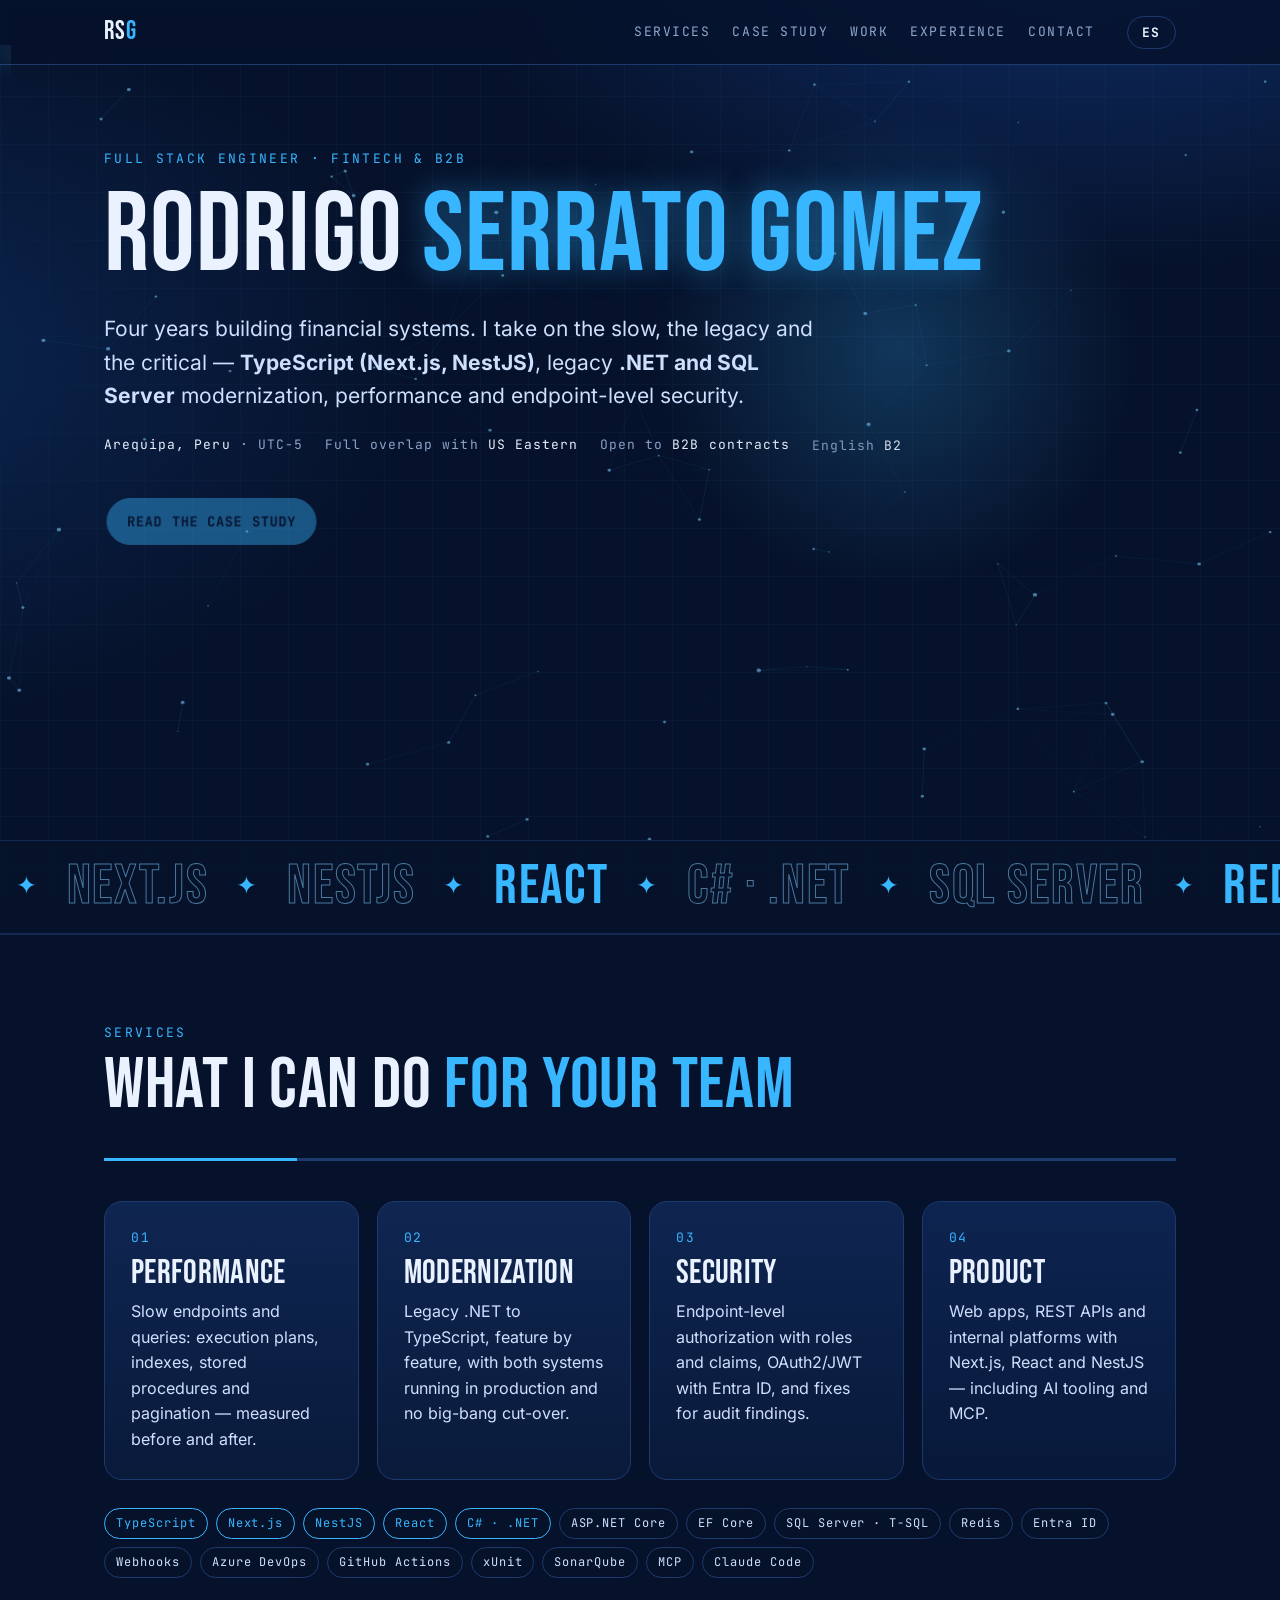
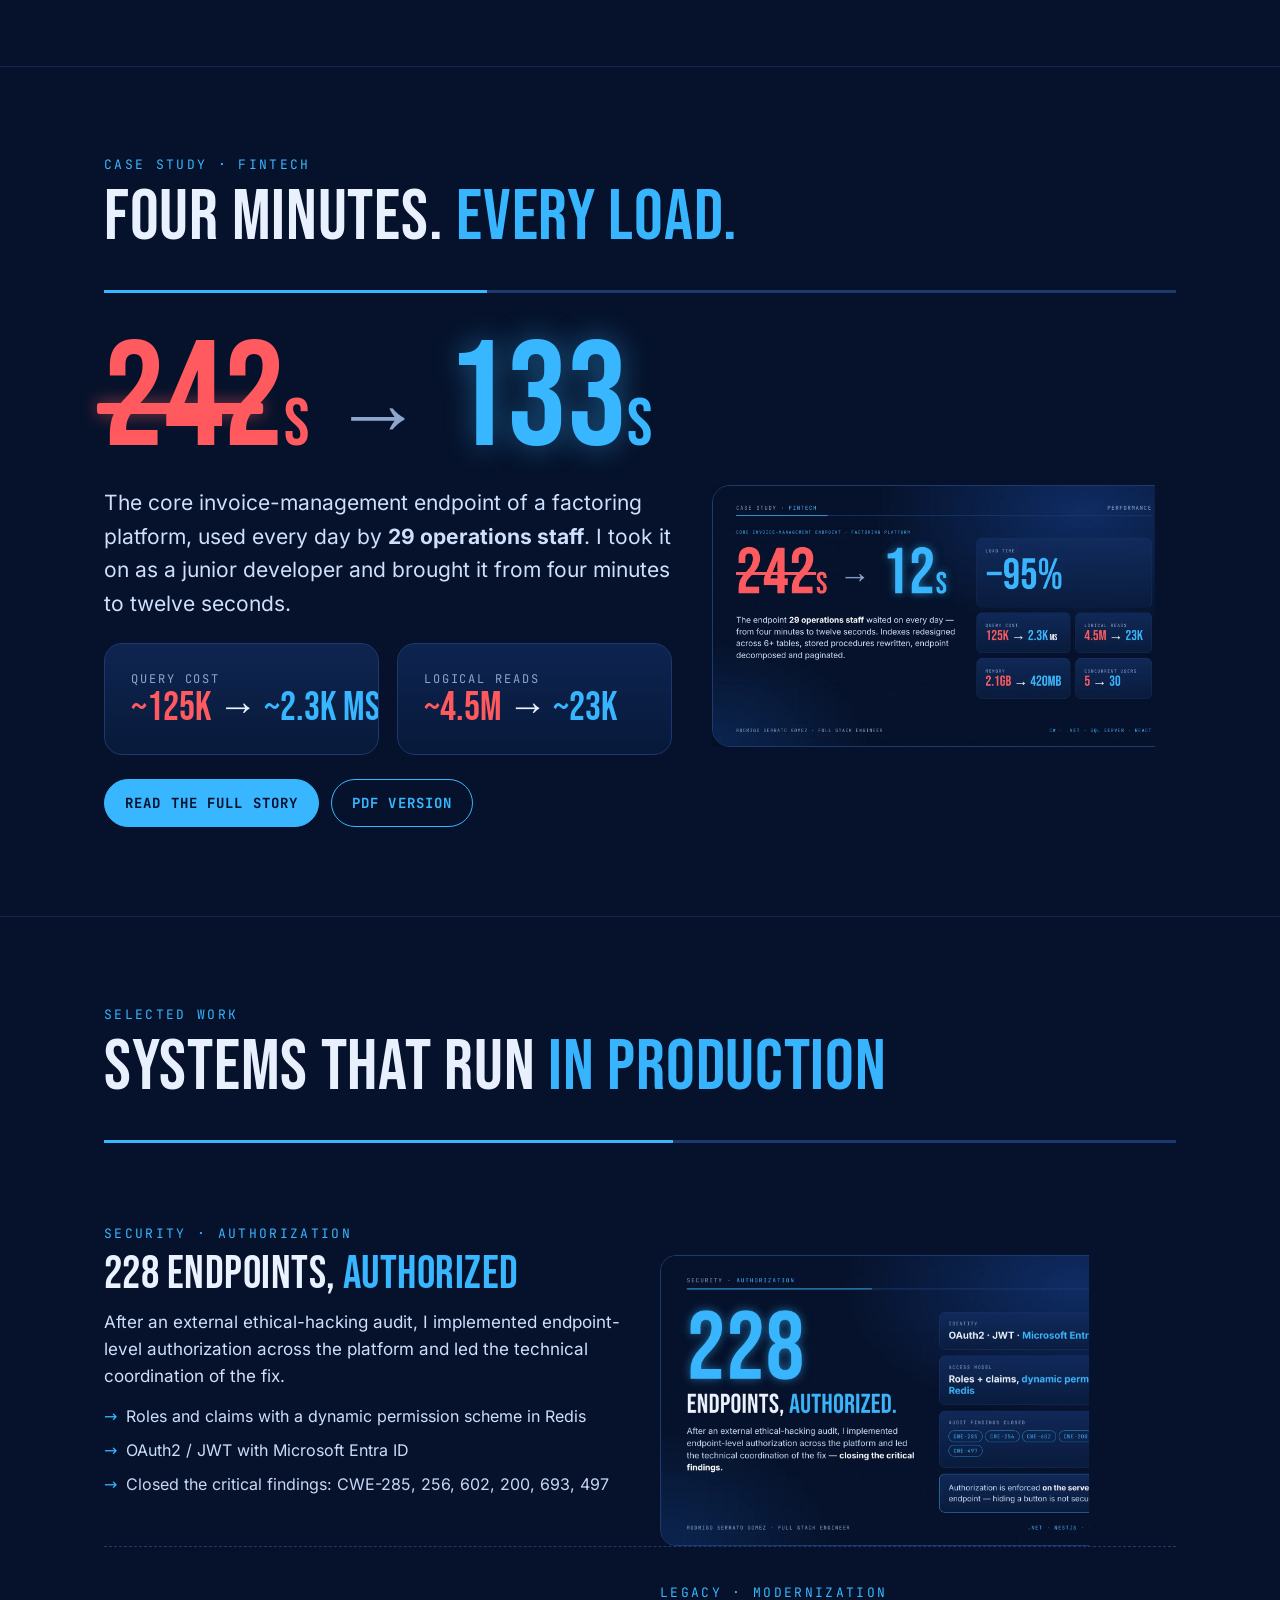
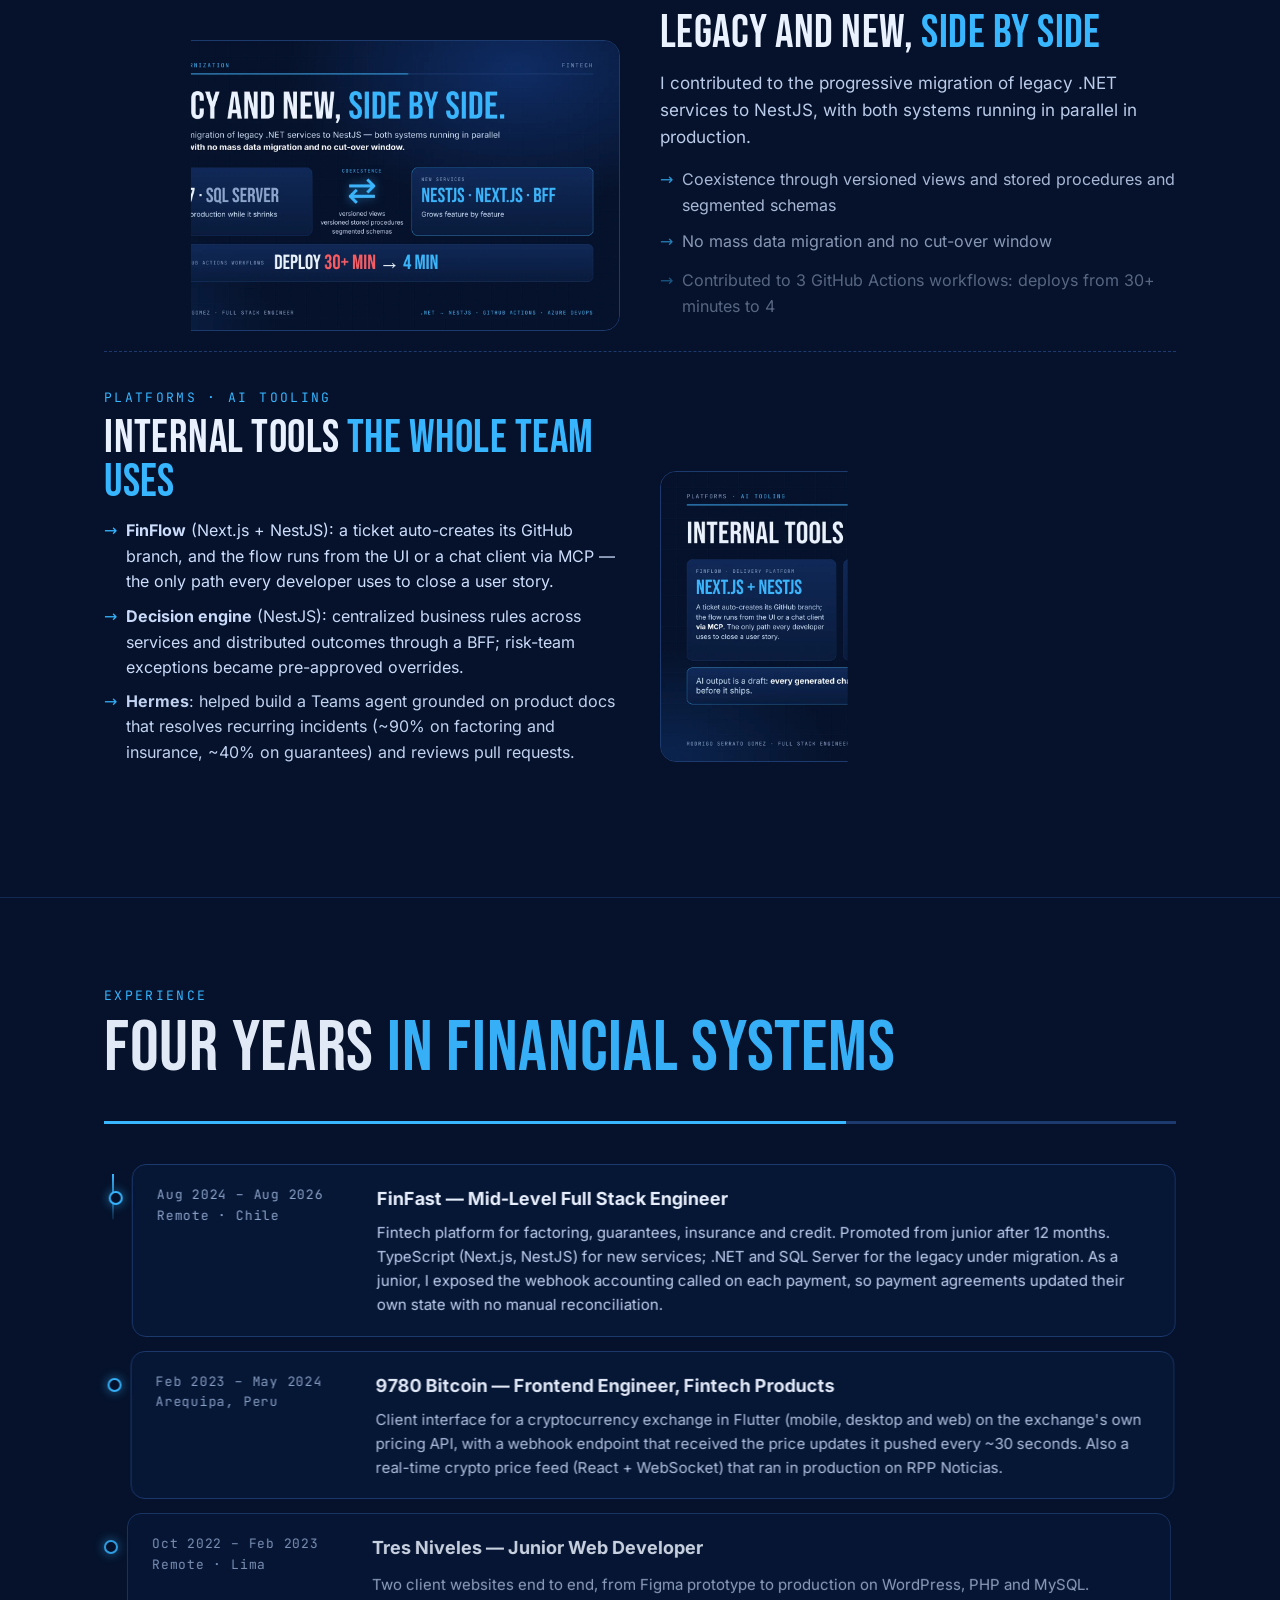
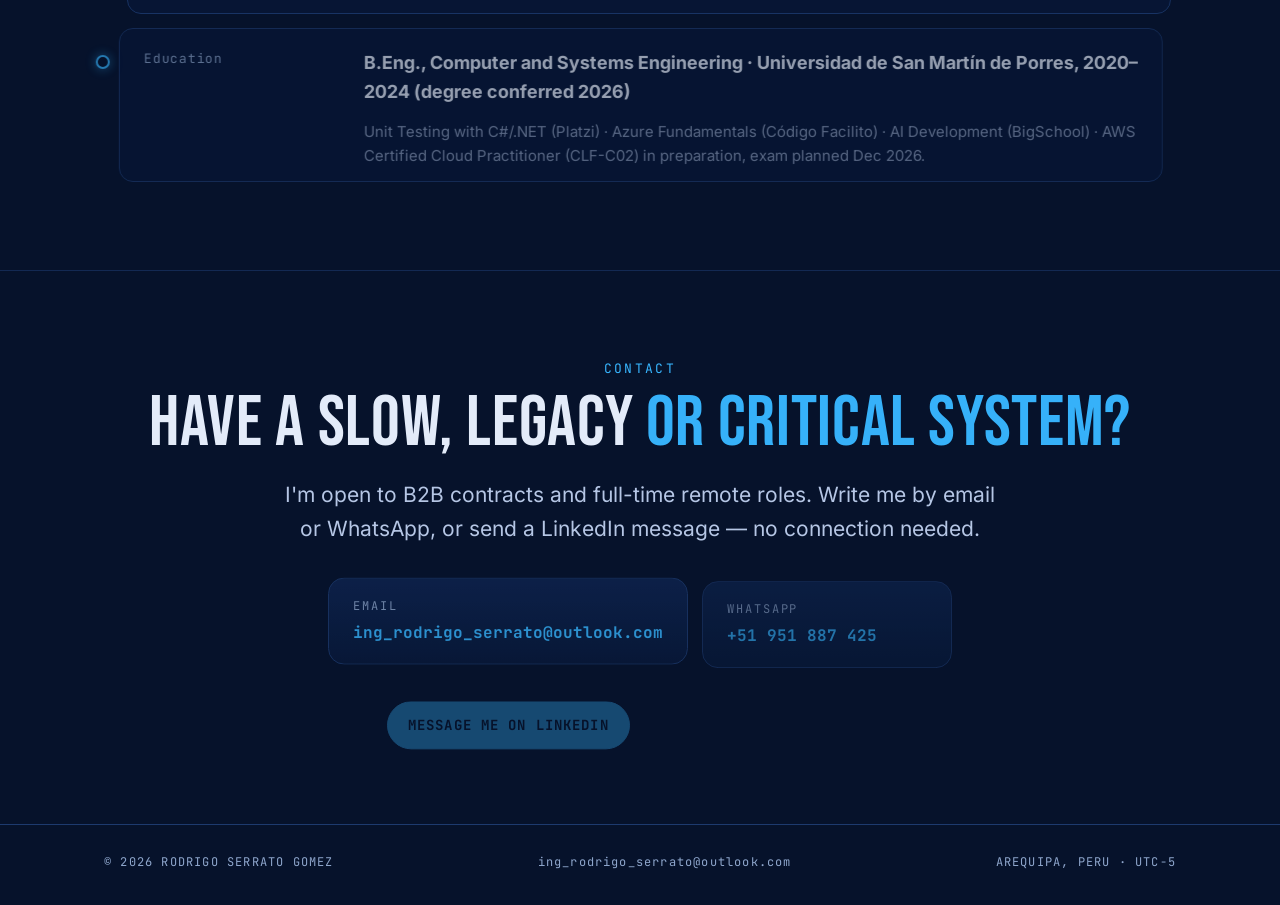
<file: index.html>
<!doctype html>
<html lang="en">
<head>
<meta charset="utf-8">
<meta name="viewport" content="width=device-width, initial-scale=1">
<title>Rodrigo Serrato Gomez · Full Stack Engineer</title>
<meta name="description" content="Full stack engineer for fintech and B2B products: TypeScript (Next.js, NestJS), legacy .NET and SQL Server modernization, performance and endpoint-level security. Remote from Peru, full overlap with US Eastern.">
<link rel="canonical" href="https://rodrigoserratogomez.github.io/">
<meta property="og:type" content="website">
<meta property="og:url" content="https://rodrigoserratogomez.github.io/">
<meta property="og:title" content="Rodrigo Serrato Gomez · Full Stack Engineer">
<meta property="og:description" content="Fintech & B2B: performance, legacy .NET modernization and security. Case study: a core endpoint from 242s to 12s.">
<meta property="og:image" content="https://rodrigoserratogomez.github.io/assets/img/og.png">
<meta property="og:image:width" content="1200">
<meta property="og:image:height" content="627">
<meta name="twitter:card" content="summary_large_image">
<link rel="icon" href="assets/img/favicon.svg" type="image/svg+xml">
<script>(function(d){if(!matchMedia("(prefers-reduced-motion: reduce)").matches){d.classList.add("anim");setTimeout(function(){if(!window.gsap)d.classList.remove("anim")},3000)}})(document.documentElement)</script>
<link rel="stylesheet" href="assets/style.css">
<script type="application/ld+json">{"@context":"https://schema.org","@type":"Person","name":"Rodrigo Rafael Serrato Gomez","jobTitle":"Full Stack Engineer","address":{"@type":"PostalAddress","addressLocality":"Arequipa","addressCountry":"PE"},"url":"https://rodrigoserratogomez.github.io/","sameAs":["https://www.linkedin.com/in/rodrigo-rafael-serrato-gomez/","https://github.com/RodrigoSerratoGomez"]}</script>
</head>
<body>

<header class="nav">
  <div class="progress" aria-hidden="true"></div>
  <div class="wrap">
    <a class="brand" href="#top">RS<span>G</span></a>
    <nav aria-label="Sections">
      <a href="#services" data-i18n="nav.services">Services</a>
      <a href="#case" data-i18n="nav.case">Case study</a>
      <a href="#work" data-i18n="nav.work">Work</a>
      <a href="#experience" data-i18n="nav.exp">Experience</a>
      <a href="#contact" data-i18n="nav.contact">Contact</a>
    </nav>
    <button class="lang" type="button" data-lang-toggle aria-label="Ver en español">ES</button>
  </div>
</header>

<main id="top">

<!-- HERO -->
<section class="hero">
  <canvas class="net" aria-hidden="true"></canvas><div class="orb" aria-hidden="true"></div>
  <div class="wrap">
    <div class="eyebrow" data-i18n="hero.eyebrow">Full stack engineer · Fintech &amp; B2B</div>
    <h1 style="margin-top:14px" aria-label="Rodrigo Serrato Gomez"><span class="w">Rodrigo</span> <span class="w c glow">Serrato</span> <span class="w c glow">Gomez</span></h1>
    <p class="lead" style="margin-top:22px" data-i18n="hero.lead">Four years building financial systems. I take on the slow, the legacy and the critical — <strong>TypeScript (Next.js, NestJS)</strong>, legacy <strong>.NET and SQL Server</strong> modernization, performance and endpoint-level security.</p>
    <div class="meta">
      <span data-i18n="hero.m1"><b>Arequipa, Peru</b> · UTC-5</span>
      <span data-i18n="hero.m2">Full overlap with <b>US Eastern</b></span>
      <span data-i18n="hero.m3">Open to <b>B2B contracts</b></span>
      <span data-i18n="hero.m4">English <b>B2</b></span>
    </div>
    <div class="ctas">
      <a class="btn solid" href="#case" data-i18n="hero.cta1">Read the case study</a>
      <a class="btn" href="assets/rodrigo-serrato-cv.pdf" target="_blank" rel="noopener" data-i18n="hero.cta2">Download CV</a>
      <a class="btn" href="https://www.linkedin.com/in/rodrigo-rafael-serrato-gomez/" target="_blank" rel="noopener">LinkedIn</a>
    </div>
    <div class="stats">
      <div class="stat"><b>242s → <span class="count" data-from="242">12</span>s</b><span data-i18n="hero.s1">core endpoint, used daily by 29 operations staff</span></div>
      <div class="stat"><b><span class="count" data-from="0">228</span></b><span data-i18n="hero.s2">endpoints with server-side authorization after an external audit</span></div>
      <div class="stat"><b>30+ → <span class="count" data-from="30">4</span> min</b><span data-i18n="hero.s3">deploy time with GitHub Actions</span></div>
      <div class="stat"><b data-i18n="hero.s4n">12 months</b><span data-i18n="hero.s4">from junior to mid-level</span></div>
    </div>
  </div>
</section>

<!-- STACK MARQUEE -->
<div class="marquee" aria-hidden="true"><div class="mq-track">
  <span>TypeScript</span><i>✦</i><span>Next.js</span><i>✦</i><span>NestJS</span><i>✦</i><span>React</span><i>✦</i><span>C# · .NET</span><i>✦</i><span>SQL Server</span><i>✦</i><span>Redis</span><i>✦</i><span>Entra ID</span><i>✦</i><span>GitHub Actions</span><i>✦</i><span>MCP</span><i>✦</i>
</div></div>

<!-- SERVICES -->
<section id="services">
  <div class="wrap">
    <div class="sec-head">
      <div><div class="eyebrow" data-i18n="svc.eyebrow">Services</div><h2 style="margin-top:8px" data-i18n="svc.title">What I can do <span class="c">for your team</span></h2></div>
      <div class="bar"><i></i></div>
    </div>
    <div class="grid g4">
      <div class="card"><div class="num">01</div><h3 data-i18n="svc.1t">Performance</h3><p data-i18n="svc.1p">Slow endpoints and queries: execution plans, indexes, stored procedures and pagination — measured before and after.</p></div>
      <div class="card"><div class="num">02</div><h3 data-i18n="svc.2t">Modernization</h3><p data-i18n="svc.2p">Legacy .NET to TypeScript, feature by feature, with both systems running in production and no big-bang cut-over.</p></div>
      <div class="card"><div class="num">03</div><h3 data-i18n="svc.3t">Security</h3><p data-i18n="svc.3p">Endpoint-level authorization with roles and claims, OAuth2/JWT with Entra ID, and fixes for audit findings.</p></div>
      <div class="card"><div class="num">04</div><h3 data-i18n="svc.4t">Product</h3><p data-i18n="svc.4p">Web apps, REST APIs and internal platforms with Next.js, React and NestJS — including AI tooling and MCP.</p></div>
    </div>
    <div class="pills" style="margin-top:28px">
      <span class="pill on">TypeScript</span><span class="pill on">Next.js</span><span class="pill on">NestJS</span><span class="pill on">React</span><span class="pill on">C# · .NET</span>
      <span class="pill">ASP.NET Core</span><span class="pill">EF Core</span><span class="pill">SQL Server · T-SQL</span><span class="pill">Redis</span><span class="pill">Entra ID</span><span class="pill">Webhooks</span>
      <span class="pill">Azure DevOps</span><span class="pill">GitHub Actions</span><span class="pill">xUnit</span><span class="pill">SonarQube</span><span class="pill">MCP</span><span class="pill">Claude Code</span>
    </div>
  </div>
</section>

<!-- CASE -->
<section id="case">
  <div class="wrap">
    <div class="sec-head">
      <div><div class="eyebrow" data-i18n="case.eyebrow">Case study · Fintech</div><h2 style="margin-top:8px" data-i18n="case.title">Four minutes. <span class="c">Every load.</span></h2></div>
      <div class="bar"><i style="width:36%"></i></div>
    </div>
    <div class="case">
      <div>
        <div class="bignum"><s class="r strike">242</s><small class="r">s</small> <span style="color:var(--mute);font-size:.6em">→</span> <span class="c glow count" data-from="242">12</span><small class="c">s</small></div>
        <p class="lead" style="margin-top:18px" data-i18n="case.lead">The core invoice-management endpoint of a factoring platform, used every day by <strong>29 operations staff</strong>. I took it on as a junior developer and brought it from four minutes to twelve seconds.</p>
        <div class="grid g2" style="margin-top:22px">
          <div class="card metric"><div class="label" data-i18n="case.m1">Query cost</div><b><span class="r">~125K</span> → <span class="c">~2.3K ms</span></b></div>
          <div class="card metric"><div class="label" data-i18n="case.m2">Logical reads</div><b><span class="r">~4.5M</span> → <span class="c">~23K</span></b></div>
        </div>
        <div class="ctas" style="display:flex;gap:12px;flex-wrap:wrap;margin-top:24px">
          <a class="btn solid" href="case-study.html" data-i18n="case.cta1">Read the full story</a>
          <a class="btn" href="assets/case-study-242s-to-12s.pdf" target="_blank" rel="noopener" data-i18n="case.cta2">PDF version</a>
        </div>
      </div>
      <figure><img src="assets/img/case-study.webp" width="1600" height="900" alt="Case study summary: 242 seconds to 12 seconds, −95% load time, query cost and logical reads before and after"></figure>
    </div>
  </div>
</section>

<!-- WORK -->
<section id="work">
  <div class="wrap">
    <div class="sec-head">
      <div><div class="eyebrow" data-i18n="work.eyebrow">Selected work</div><h2 style="margin-top:8px" data-i18n="work.title">Systems that run <span class="c">in production</span></h2></div>
      <div class="bar"><i style="width:54%"></i></div>
    </div>

    <div class="work">
      <figure><img src="assets/img/security.webp" width="1600" height="900" alt="228 endpoints authorized: OAuth2, JWT, Entra ID, roles and claims, dynamic permissions in Redis"></figure>
      <div>
        <div class="eyebrow" data-i18n="w1.eyebrow">Security · Authorization</div>
        <h3 style="font-size:46px;margin-top:8px" data-i18n="w1.title">228 endpoints, <span class="c">authorized</span></h3>
        <p class="lead" style="font-size:17px;margin-top:12px" data-i18n="w1.p">After an external ethical-hacking audit, I implemented endpoint-level authorization across the platform and led the technical coordination of the fix.</p>
        <ul>
          <li data-i18n="w1.l1">Roles and claims with a dynamic permission scheme in Redis</li>
          <li data-i18n="w1.l2">OAuth2 / JWT with Microsoft Entra ID</li>
          <li data-i18n="w1.l3">Closed the critical findings: CWE-285, 256, 602, 200, 693, 497</li>
        </ul>
      </div>
    </div>

    <div class="work">
      <figure><img src="assets/img/modernization.webp" width="1600" height="900" alt="Legacy and new side by side: .NET and SQL Server coexisting with NestJS and Next.js; deploy from 30+ minutes to 4"></figure>
      <div>
        <div class="eyebrow" data-i18n="w2.eyebrow">Legacy · Modernization</div>
        <h3 style="font-size:46px;margin-top:8px" data-i18n="w2.title">Legacy and new, <span class="c">side by side</span></h3>
        <p class="lead" style="font-size:17px;margin-top:12px" data-i18n="w2.p">I contributed to the progressive migration of legacy .NET services to NestJS, with both systems running in parallel in production.</p>
        <ul>
          <li data-i18n="w2.l1">Coexistence through versioned views and stored procedures and segmented schemas</li>
          <li data-i18n="w2.l2">No mass data migration and no cut-over window</li>
          <li data-i18n="w2.l3">Contributed to 3 GitHub Actions workflows: deploys from 30+ minutes to 4</li>
        </ul>
      </div>
    </div>

    <div class="work">
      <figure><img src="assets/img/platforms.webp" width="1600" height="900" alt="Internal tools: FinFlow delivery platform, decision engine behind a BFF, and Hermes incident agent"></figure>
      <div>
        <div class="eyebrow" data-i18n="w3.eyebrow">Platforms · AI tooling</div>
        <h3 style="font-size:46px;margin-top:8px" data-i18n="w3.title">Internal tools <span class="c">the whole team uses</span></h3>
        <ul>
          <li data-i18n="w3.l1"><strong>FinFlow</strong> (Next.js + NestJS): a ticket auto-creates its GitHub branch, and the flow runs from the UI or a chat client via MCP — the only path every developer uses to close a user story.</li>
          <li data-i18n="w3.l2"><strong>Decision engine</strong> (NestJS): centralized business rules across services and distributed outcomes through a BFF; risk-team exceptions became pre-approved overrides.</li>
          <li data-i18n="w3.l3"><strong>Hermes</strong>: helped build a Teams agent grounded on product docs that resolves recurring incidents (~90% on factoring and insurance, ~40% on guarantees) and reviews pull requests.</li>
        </ul>
      </div>
    </div>
  </div>
</section>

<!-- EXPERIENCE -->
<section id="experience">
  <div class="wrap">
    <div class="sec-head">
      <div><div class="eyebrow" data-i18n="exp.eyebrow">Experience</div><h2 style="margin-top:8px" data-i18n="exp.title">Four years <span class="c">in financial systems</span></h2></div>
      <div class="bar"><i style="width:72%"></i></div>
    </div>
    <div class="tl">
      <div class="row"><div class="when" data-i18n="exp.1w">Aug 2024 – Aug 2026<br>Remote · Chile</div><div><h4 data-i18n="exp.1t">FinFast — Mid-Level Full Stack Engineer</h4><p data-i18n="exp.1p">Fintech platform for factoring, guarantees, insurance and credit. Promoted from junior after 12 months. TypeScript (Next.js, NestJS) for new services; .NET and SQL Server for the legacy under migration. As a junior, I exposed the webhook accounting called on each payment, so payment agreements updated their own state with no manual reconciliation.</p></div></div>
      <div class="row"><div class="when" data-i18n="exp.2w">Feb 2023 – May 2024<br>Arequipa, Peru</div><div><h4 data-i18n="exp.2t">9780 Bitcoin — Frontend Engineer, Fintech Products</h4><p data-i18n="exp.2p">Client interface for a cryptocurrency exchange in Flutter (mobile, desktop and web) on the exchange's own pricing API, with a webhook endpoint that received the price updates it pushed every ~30 seconds. Also a real-time crypto price feed (React + WebSocket) that ran in production on RPP Noticias.</p></div></div>
      <div class="row"><div class="when" data-i18n="exp.3w">Oct 2022 – Feb 2023<br>Remote · Lima</div><div><h4 data-i18n="exp.3t">Tres Niveles — Junior Web Developer</h4><p data-i18n="exp.3p">Two client websites end to end, from Figma prototype to production on WordPress, PHP and MySQL.</p></div></div>
      <div class="row"><div class="when" data-i18n="exp.4w">Education</div><div><h4 data-i18n="exp.4t">B.Eng., Computer and Systems Engineering · Universidad de San Martín de Porres, 2020–2024 (degree conferred 2026)</h4><p data-i18n="exp.4p">Unit Testing with C#/.NET (Platzi) · Azure Fundamentals (Código Facilito) · AI Development (BigSchool) · AWS Certified Cloud Practitioner (CLF-C02) in preparation, exam planned Dec 2026.</p></div></div>
    </div>
  </div>
</section>

<!-- CONTACT -->
<section id="contact" class="contact">
  <div class="wrap">
    <div class="eyebrow" data-i18n="ct.eyebrow">Contact</div>
    <h2 style="margin-top:10px" data-i18n="ct.title">Have a slow, legacy <span class="c">or critical system?</span></h2>
    <p class="lead" style="margin:18px auto 0" data-i18n="ct.p">I'm open to B2B contracts and full-time remote roles. Write me by email or WhatsApp, or send a LinkedIn message — no connection needed.</p>
    <div class="reach" data-reach hidden>
      <a class="reach-card" data-mail data-u="otarres_ogirdor_gni" data-d="moc.kooltuo"><span class="label" data-i18n="ct.mail">Email</span><b data-mail-text></b></a>
      <a class="reach-card" data-wa data-n="524788159 15" target="_blank" rel="noopener"><span class="label">WhatsApp</span><b data-wa-text></b></a>
    </div>
    <div class="ctas">
      <a class="btn solid" href="https://www.linkedin.com/in/rodrigo-rafael-serrato-gomez/" target="_blank" rel="noopener" data-i18n="ct.cta1">Message me on LinkedIn</a>
      <a class="btn" href="assets/rodrigo-serrato-cv.pdf" target="_blank" rel="noopener" data-i18n="ct.cta2">Download CV</a>
      <a class="btn" href="https://github.com/RodrigoSerratoGomez" target="_blank" rel="noopener">GitHub</a>
    </div>
  </div>
</section>
</main>

<footer><div class="wrap"><span>© 2026 RODRIGO SERRATO GOMEZ</span><a class="ft-mail" data-mail data-u="otarres_ogirdor_gni" data-d="moc.kooltuo" hidden><span data-mail-text></span></a><span data-i18n="ft">AREQUIPA, PERU · UTC-5</span></div></footer>
<script src="assets/i18n.js"></script>
<script src="assets/vendor/gsap.min.js"></script>
<script src="assets/vendor/ScrollTrigger.min.js"></script>
<script src="assets/site.js"></script>
</body>
</html>
</file>
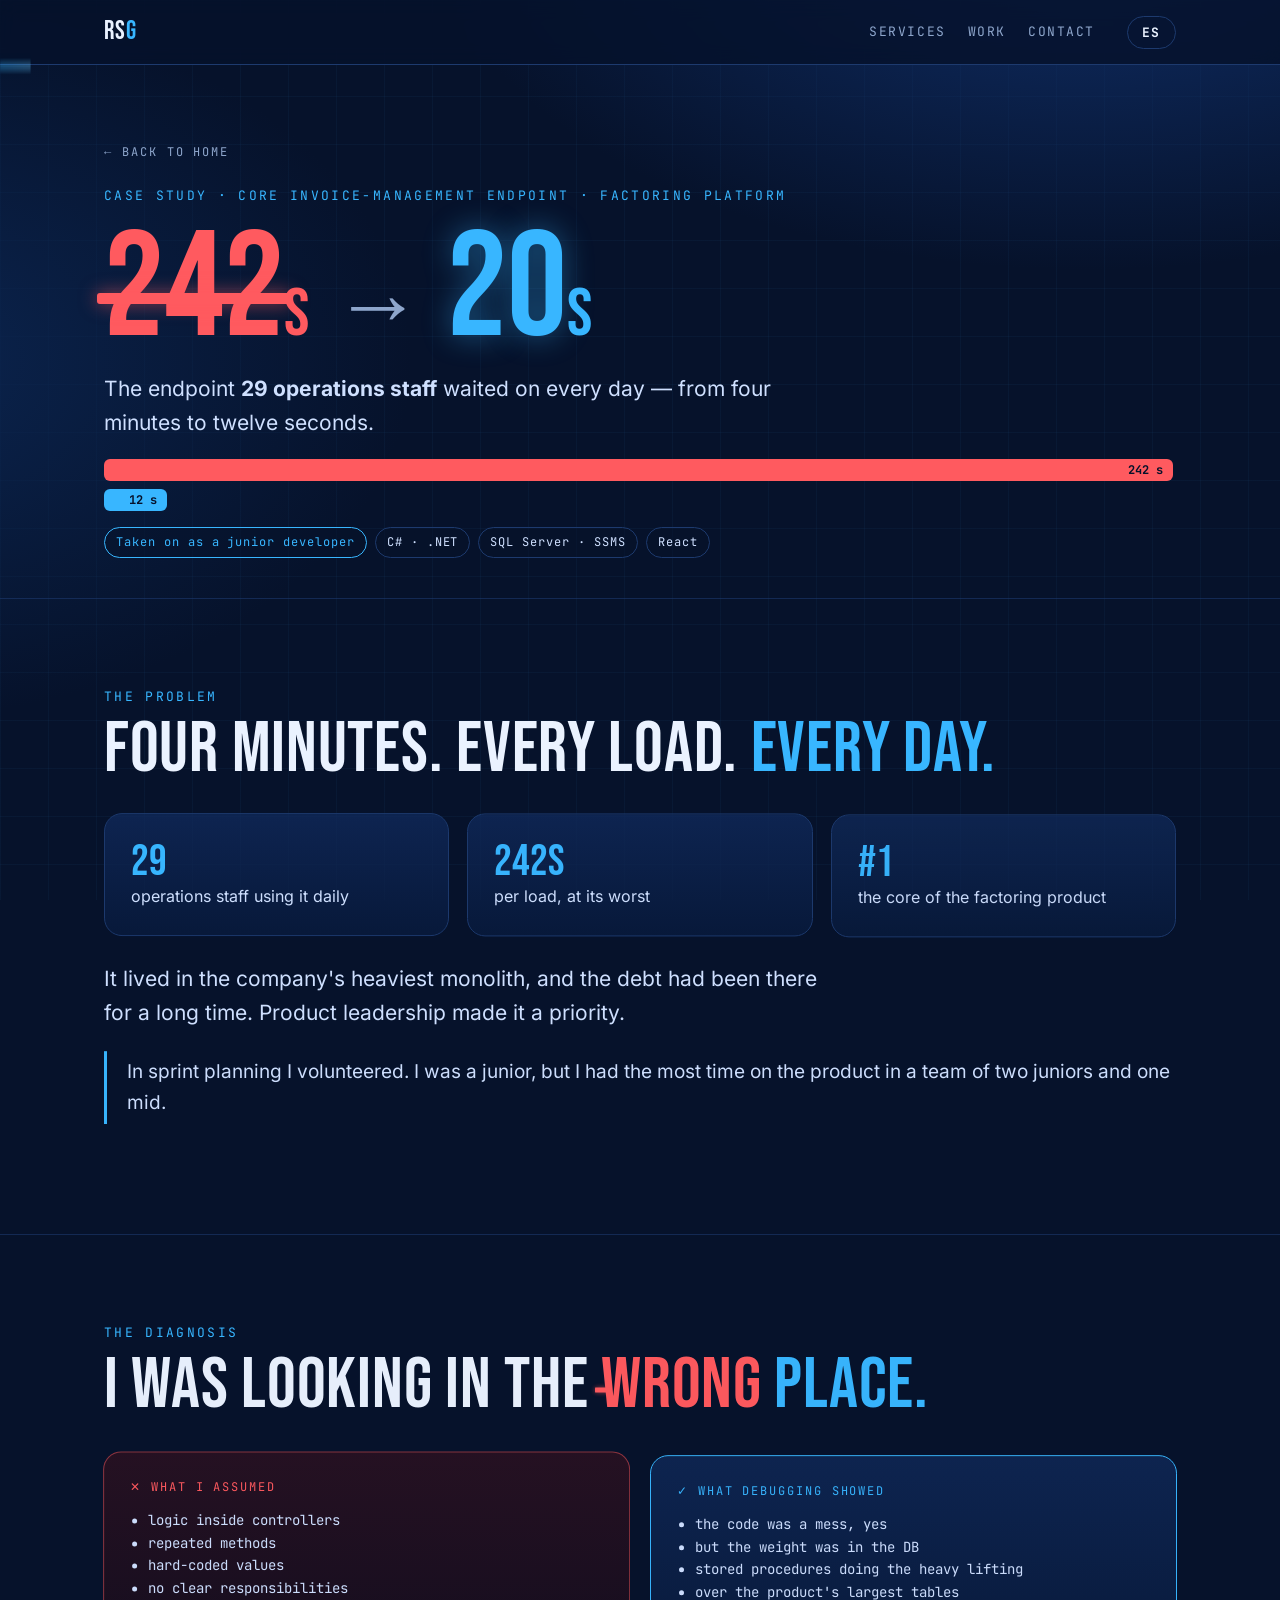
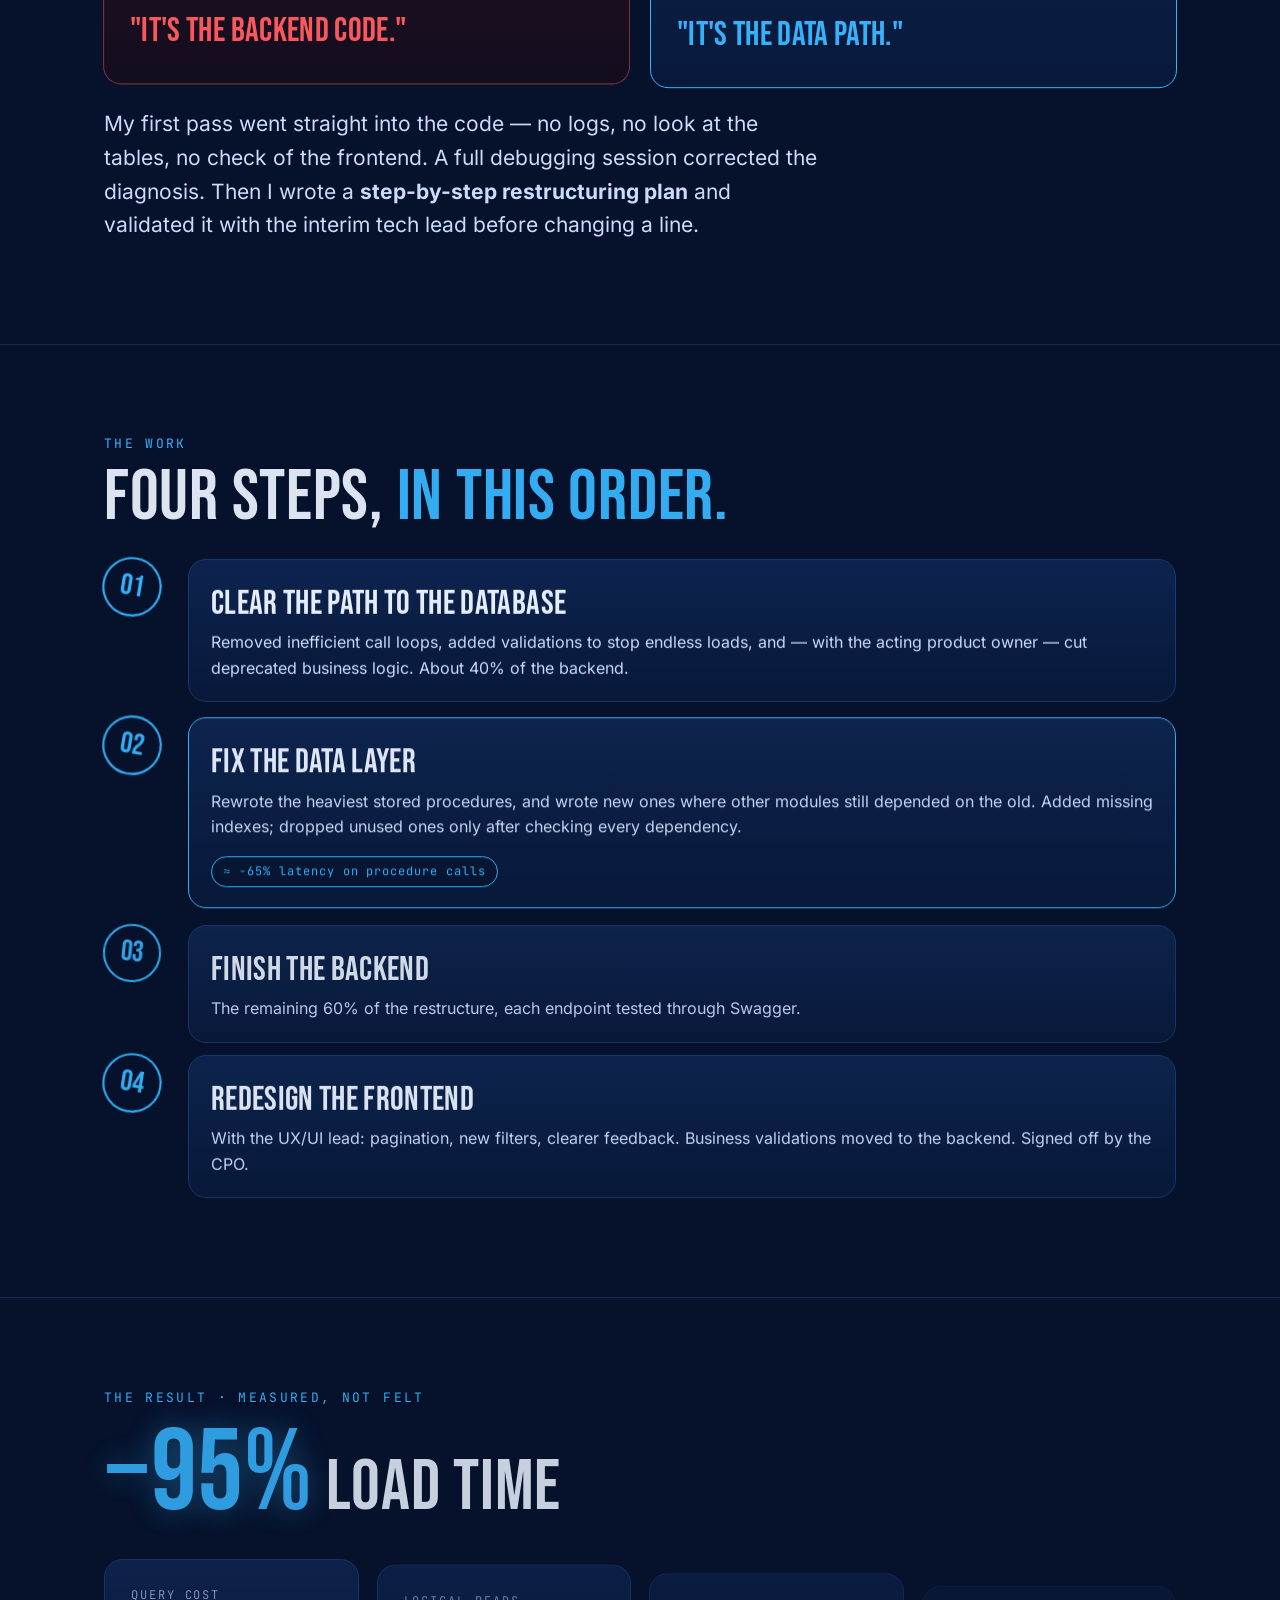
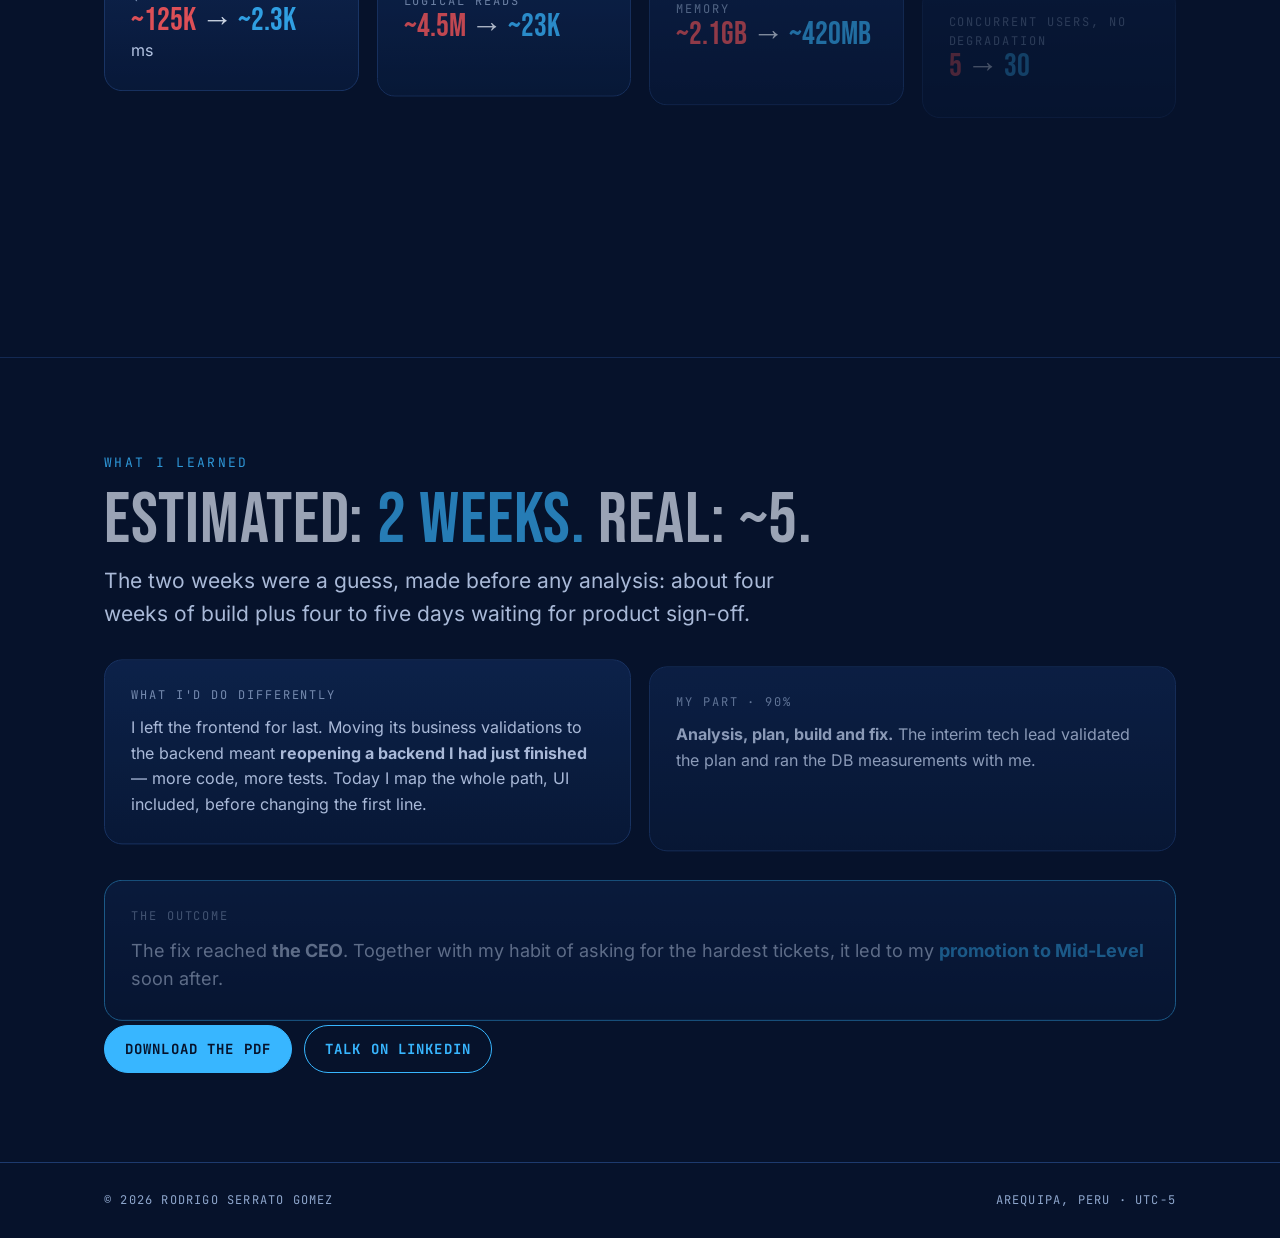
<file: case-study.html>
<!doctype html>
<html lang="en">
<head>
<meta charset="utf-8">
<meta name="viewport" content="width=device-width, initial-scale=1">
<title>Case study: 242s → 12s · Rodrigo Serrato Gomez</title>
<meta name="description" content="How a core invoice-management endpoint used daily by 29 operations staff went from 242 seconds to 12: diagnosis, four steps and measured results.">
<link rel="canonical" href="https://rodrigoserratogomez.github.io/case-study.html">
<meta property="og:type" content="article">
<meta property="og:url" content="https://rodrigoserratogomez.github.io/case-study.html">
<meta property="og:title" content="Case study: a core endpoint from 242s to 12s">
<meta property="og:description" content="The endpoint 29 operations staff waited on every day — from four minutes to twelve seconds. Diagnosis, four steps and measured results.">
<meta property="og:image" content="https://rodrigoserratogomez.github.io/assets/img/og-case.png">
<meta property="og:image:width" content="1200">
<meta property="og:image:height" content="627">
<meta name="twitter:card" content="summary_large_image">
<link rel="icon" href="assets/img/favicon.svg" type="image/svg+xml">
<script>(function(d){if(!matchMedia("(prefers-reduced-motion: reduce)").matches){d.classList.add("anim");setTimeout(function(){if(!window.gsap)d.classList.remove("anim")},3000)}})(document.documentElement)</script>
<link rel="stylesheet" href="assets/style.css">
</head>
<body>
<header class="nav">
  <div class="progress" aria-hidden="true"></div>
  <div class="wrap">
    <a class="brand" href="index.html">RS<span>G</span></a>
    <nav aria-label="Sections">
      <a href="index.html#services" data-i18n="nav.services">Services</a>
      <a href="index.html#work" data-i18n="nav.work">Work</a>
      <a href="index.html#contact" data-i18n="nav.contact">Contact</a>
    </nav>
    <button class="lang" type="button" data-lang-toggle aria-label="Ver en español">ES</button>
  </div>
</header>

<main>
<section class="cs-hero">
  <div class="wrap">
    <a href="index.html" class="label" data-i18n="cs.back">← Back to home</a>
    <div class="eyebrow" style="margin-top:22px" data-i18n="cs.eyebrow">Case study · Core invoice-management endpoint · Factoring platform</div>
    <div class="bignum" style="margin-top:16px"><s class="r strike">242</s><small class="r">s</small> <span style="color:var(--mute);font-size:.6em">→</span> <span class="c glow count" data-from="242">12</span><small class="c">s</small></div>
    <p class="lead" style="margin-top:14px" data-i18n="cs.lead">The endpoint <strong>29 operations staff</strong> waited on every day — from four minutes to twelve seconds.</p>
    <div class="bars" aria-hidden="true">
      <div style="width:100%;background:var(--red)">242 s</div>
      <div style="width:5%;min-width:64px;background:var(--cyan)">12 s</div>
    </div>
    <div class="pills"><span class="pill on" data-i18n="cs.pill">Taken on as a junior developer</span><span class="pill">C# · .NET</span><span class="pill">SQL Server · SSMS</span><span class="pill">React</span></div>
  </div>
</section>

<section>
  <div class="wrap">
    <div class="eyebrow" data-i18n="cs.p.eyebrow">The problem</div>
    <h2 style="margin-top:8px" data-i18n="cs.p.title">Four minutes. Every load. <span class="c">Every day.</span></h2>
    <div class="grid g3" style="margin-top:28px">
      <div class="card metric"><b class="c">29</b><p data-i18n="cs.p.s1">operations staff using it daily</p></div>
      <div class="card metric"><b class="c">242s</b><p data-i18n="cs.p.s2">per load, at its worst</p></div>
      <div class="card metric"><b class="c">#1</b><p data-i18n="cs.p.s3">the core of the factoring product</p></div>
    </div>
    <p class="lead" style="margin-top:26px" data-i18n="cs.p.p">It lived in the company's heaviest monolith, and the debt had been there for a long time. Product leadership made it a priority.</p>
    <div class="quote" data-i18n="cs.p.q">In sprint planning I volunteered. I was a junior, but I had the most time on the product in a team of two juniors and one mid.</div>
  </div>
</section>

<section>
  <div class="wrap">
    <div class="eyebrow" data-i18n="cs.d.eyebrow">The diagnosis</div>
    <h2 style="margin-top:8px" data-i18n="cs.d.title">I was looking in the <s class="r">wrong</s> <span class="c">place.</span></h2>
    <div class="vs" style="margin-top:28px">
      <div class="card bad"><div class="label r" style="color:var(--red)" data-i18n="cs.d.a">✕ What I assumed</div>
        <ul data-i18n="cs.d.al"><li>logic inside controllers</li><li>repeated methods</li><li>hard-coded values</li><li>no clear responsibilities</li></ul>
        <h3 class="r" style="margin-top:16px" data-i18n="cs.d.aq">"It's the backend code."</h3></div>
      <div class="card hl"><div class="label c" style="color:var(--cyan)" data-i18n="cs.d.b">✓ What debugging showed</div>
        <ul data-i18n="cs.d.bl"><li>the code was a mess, yes</li><li>but the weight was in the DB</li><li>stored procedures doing the heavy lifting</li><li>over the product's largest tables</li></ul>
        <h3 class="c" style="margin-top:16px" data-i18n="cs.d.bq">"It's the data path."</h3></div>
    </div>
    <p class="lead" style="margin-top:26px" data-i18n="cs.d.p">My first pass went straight into the code — no logs, no look at the tables, no check of the frontend. A full debugging session corrected the diagnosis. Then I wrote a <strong>step-by-step restructuring plan</strong> and validated it with the interim tech lead before changing a line.</p>
  </div>
</section>

<section>
  <div class="wrap">
    <div class="eyebrow" data-i18n="cs.w.eyebrow">The work</div>
    <h2 style="margin-top:8px" data-i18n="cs.w.title">Four steps, <span class="c">in this order.</span></h2>
    <div style="margin-top:28px">
      <div class="cs-step"><div class="n">01</div><div class="card"><h3 data-i18n="cs.w.1t">Clear the path to the database</h3><p data-i18n="cs.w.1p">Removed inefficient call loops, added validations to stop endless loads, and — with the acting product owner — cut deprecated business logic. About 40% of the backend.</p></div></div>
      <div class="cs-step"><div class="n">02</div><div class="card hl"><h3 data-i18n="cs.w.2t">Fix the data layer</h3><p data-i18n="cs.w.2p">Rewrote the heaviest stored procedures, and wrote new ones where other modules still depended on the old. Added missing indexes; dropped unused ones only after checking every dependency.</p><div class="pills"><span class="pill on" data-i18n="cs.w.2x">≈ −65% latency on procedure calls</span></div></div></div>
      <div class="cs-step"><div class="n">03</div><div class="card"><h3 data-i18n="cs.w.3t">Finish the backend</h3><p data-i18n="cs.w.3p">The remaining 60% of the restructure, each endpoint tested through Swagger.</p></div></div>
      <div class="cs-step"><div class="n">04</div><div class="card"><h3 data-i18n="cs.w.4t">Redesign the frontend</h3><p data-i18n="cs.w.4p">With the UX/UI lead: pagination, new filters, clearer feedback. Business validations moved to the backend. Signed off by the CPO.</p></div></div>
    </div>
  </div>
</section>

<section>
  <div class="wrap">
    <div class="eyebrow" data-i18n="cs.r.eyebrow">The result · measured, not felt</div>
    <h2 style="margin-top:8px"><span class="c glow" style="font-size:1.6em">−95%</span> <span data-i18n="cs.r.title">load time</span></h2>
    <div class="grid g4" style="margin-top:28px">
      <div class="card metric"><div class="label" data-i18n="cs.r.1">Query cost</div><b><span class="r">~125K</span> → <span class="c">~2.3K</span></b><p>ms</p></div>
      <div class="card metric"><div class="label" data-i18n="cs.r.2">Logical reads</div><b><span class="r">~4.5M</span> → <span class="c">~23K</span></b></div>
      <div class="card metric"><div class="label" data-i18n="cs.r.3">Memory</div><b><span class="r">~2.1GB</span> → <span class="c">~420MB</span></b></div>
      <div class="card metric"><div class="label" data-i18n="cs.r.4">Concurrent users, no degradation</div><b><span class="r">5</span> → <span class="c">30</span></b></div>
    </div>
    <div class="card" style="margin-top:18px">
      <div class="label" data-i18n="cs.r.how">How it was measured</div>
      <ul style="margin:12px 0 0;padding-left:18px;color:var(--soft)" data-i18n="cs.r.hl">
        <li><strong>DB:</strong> SQL Server statistics and Query Store, before and after — run with the interim tech lead.</li>
        <li><strong>UX:</strong> end-user stopwatch, Staging with the fix vs Production without it, side by side.</li>
        <li><strong>Prod:</strong> final check in production, 242 s → 12 s.</li>
      </ul>
    </div>
  </div>
</section>

<section>
  <div class="wrap">
    <div class="eyebrow" data-i18n="cs.l.eyebrow">What I learned</div>
    <h2 style="margin-top:8px" data-i18n="cs.l.title">Estimated: <span class="c">2 weeks.</span> Real: ~5.</h2>
    <p class="lead" style="margin-top:16px" data-i18n="cs.l.p">The two weeks were a guess, made before any analysis: about four weeks of build plus four to five days waiting for product sign-off.</p>
    <div class="grid g2" style="margin-top:24px">
      <div class="card"><div class="label" data-i18n="cs.l.dt">What I'd do differently</div><p style="margin-top:10px" data-i18n="cs.l.d">I left the frontend for last. Moving its business validations to the backend meant <strong>reopening a backend I had just finished</strong> — more code, more tests. Today I map the whole path, UI included, before changing the first line.</p></div>
      <div class="card"><div class="label" data-i18n="cs.l.mt">My part · 90%</div><p style="margin-top:10px" data-i18n="cs.l.m"><strong>Analysis, plan, build and fix.</strong> The interim tech lead validated the plan and ran the DB measurements with me.</p></div>
    </div>
    <div class="card hl" style="margin-top:18px"><div class="label" data-i18n="cs.l.ot">The outcome</div><p style="margin-top:10px;font-size:18px" data-i18n="cs.l.o">The fix reached <strong>the CEO</strong>. Together with my habit of asking for the hardest tickets, it led to my <strong class="c">promotion to Mid-Level</strong> soon after.</p></div>
    <div style="display:flex;gap:12px;flex-wrap:wrap;margin-top:30px">
      <a class="btn solid" href="assets/case-study-242s-to-12s.pdf" target="_blank" rel="noopener" data-i18n="cs.pdf">Download the PDF</a>
      <a class="btn" href="https://www.linkedin.com/in/rodrigo-rafael-serrato-gomez/" target="_blank" rel="noopener" data-i18n="cs.talk">Talk on LinkedIn</a>
    </div>
  </div>
</section>
</main>
<footer><div class="wrap"><span>© 2026 RODRIGO SERRATO GOMEZ</span><span data-i18n="ft">AREQUIPA, PERU · UTC-5</span></div></footer>
<script src="assets/i18n.js"></script>
<script src="assets/vendor/gsap.min.js"></script>
<script src="assets/vendor/ScrollTrigger.min.js"></script>
<script src="assets/site.js"></script>
</body>
</html>
</file>
<file: assets/style.css>
@font-face{font-family:"Bebas Neue";src:url(fonts/bebas-neue-latin-400-normal.woff2) format("woff2");font-display:swap}
@font-face{font-family:Inter;font-weight:400;src:url(fonts/inter-latin-400-normal.woff2) format("woff2");font-display:swap}
@font-face{font-family:Inter;font-weight:600;src:url(fonts/inter-latin-600-normal.woff2) format("woff2");font-display:swap}
@font-face{font-family:Inter;font-weight:700;src:url(fonts/inter-latin-700-normal.woff2) format("woff2");font-display:swap}
@font-face{font-family:"JetBrains Mono";font-weight:400;src:url(fonts/jetbrains-mono-latin-400-normal.woff2) format("woff2");font-display:swap}
@font-face{font-family:"JetBrains Mono";font-weight:700;src:url(fonts/jetbrains-mono-latin-700-normal.woff2) format("woff2");font-display:swap}

:root{--bg:#06122b;--bg2:#0a1d40;--card:#0d2249;--card2:#0a1b3c;--line:#1d3a6e;--cyan:#38b6ff;--cyan2:#7fd0ff;--red:#ff5a5f;--ink:#eaf2ff;--soft:#cfe0ff;--mute:#8ea6cc;
  --display:"Bebas Neue",Impact,"Arial Narrow",sans-serif;--body:Inter,system-ui,-apple-system,"Segoe UI",Roboto,sans-serif;--mono:"JetBrains Mono",ui-monospace,Consolas,monospace;--max:1120px}
*{box-sizing:border-box}
html{scroll-behavior:smooth;scroll-padding-top:80px}
body{margin:0;background:var(--bg);color:var(--ink);font:17px/1.6 var(--body);-webkit-font-smoothing:antialiased;
  background-image:radial-gradient(1100px 600px at 85% -10%,#10306b 0%,transparent 60%),radial-gradient(900px 600px at -10% 40%,#0b2550 0%,transparent 60%),
  linear-gradient(rgba(56,182,255,.045) 1px,transparent 1px),linear-gradient(90deg,rgba(56,182,255,.045) 1px,transparent 1px);
  background-size:auto,auto,48px 48px,48px 48px;background-attachment:fixed}
a{color:var(--cyan);text-decoration:none}a:hover{color:var(--cyan2)}
img{max-width:100%;height:auto;display:block}
.wrap{max-width:var(--max);margin:0 auto;padding:0 24px}
:focus-visible{outline:2px solid var(--cyan);outline-offset:3px;border-radius:4px}

/* nav */
.nav{position:sticky;top:0;z-index:10;background:rgba(6,18,43,.82);backdrop-filter:blur(10px);border-bottom:1px solid var(--line)}
.nav .wrap{display:flex;align-items:center;gap:24px;height:64px}
.brand{font-family:var(--display);font-size:26px;letter-spacing:.04em;color:var(--ink)}
.brand span{color:var(--cyan)}
.nav nav{margin-left:auto;display:flex;gap:22px;font-family:var(--mono);font-size:13px;letter-spacing:.12em;text-transform:uppercase}
.nav nav a{color:var(--mute)}.nav nav a:hover{color:var(--ink)}
.btn{display:inline-flex;align-items:center;gap:8px;font-family:var(--mono);font-size:14px;letter-spacing:.08em;text-transform:uppercase;padding:12px 20px;border-radius:999px;border:1.5px solid var(--cyan);color:var(--cyan);font-weight:700;transition:.15s}
.btn:hover{background:rgba(56,182,255,.12);color:var(--cyan2)}
.btn.solid{background:var(--cyan);color:#06122b}.btn.solid:hover{background:var(--cyan2);color:#06122b}

/* type */
.eyebrow{font-family:var(--mono);font-size:13px;letter-spacing:.18em;text-transform:uppercase;color:var(--cyan)}
.label{font-family:var(--mono);font-size:12px;letter-spacing:.16em;text-transform:uppercase;color:var(--mute)}
h1,h2,h3{font-family:var(--display);font-weight:400;letter-spacing:.01em;line-height:.95;margin:0}
h1{font-size:clamp(56px,9vw,112px)}
h2{font-size:clamp(42px,6vw,72px)}
h3{font-size:34px}
.c{color:var(--cyan)}.r{color:var(--red)}
.lead{font-size:clamp(18px,2.2vw,21px);color:var(--soft);max-width:720px}
p{margin:0 0 14px}
.glow{text-shadow:0 0 30px rgba(56,182,255,.45)}

/* sections */
section{padding:88px 0;border-top:1px solid rgba(29,58,110,.6)}
.sec-head{display:flex;align-items:flex-end;justify-content:space-between;gap:24px;margin-bottom:40px;flex-wrap:wrap}
.sec-head .bar{flex:1 1 100%;height:3px;background:var(--line);margin-top:14px;position:relative}
.sec-head .bar i{position:absolute;left:0;top:0;height:3px;width:18%;background:var(--cyan)}

/* hero */
.hero{padding:84px 0 72px;border-top:0}
.hero .meta{display:flex;flex-wrap:wrap;gap:10px 22px;margin:22px 0 32px;font-family:var(--mono);font-size:13px;letter-spacing:.08em;color:var(--mute)}
.hero .meta b{color:var(--ink);font-weight:400}
.hero .ctas{display:flex;flex-wrap:wrap;gap:12px}
.stats{display:grid;grid-template-columns:repeat(4,1fr);gap:14px;margin-top:56px}
.stat{background:linear-gradient(180deg,rgba(18,44,94,.8),rgba(10,29,64,.8));border:1px solid var(--line);border-radius:16px;padding:20px 22px}
.stat b{display:block;font-family:var(--display);font-weight:400;font-size:52px;line-height:1;color:var(--cyan)}
.stat span{font-size:14px;color:var(--soft)}

/* cards */
.grid{display:grid;gap:18px}
.g2{grid-template-columns:repeat(2,1fr)}.g3{grid-template-columns:repeat(3,1fr)}.g4{grid-template-columns:repeat(4,1fr)}
.card{background:linear-gradient(180deg,rgba(18,44,94,.75),rgba(10,29,64,.75));border:1px solid var(--line);border-radius:18px;padding:26px}
.card.hl{border-color:var(--cyan)}
.card h3{margin:8px 0 10px}
.card p{color:var(--soft);font-size:16px;margin:0}
.num{font-family:var(--mono);font-size:13px;color:var(--cyan);letter-spacing:.14em}
.pills{display:flex;flex-wrap:wrap;gap:8px;margin-top:16px}
.pill{font-family:var(--mono);font-size:12px;letter-spacing:.08em;padding:5px 11px;border:1px solid var(--line);border-radius:999px;color:var(--soft);background:rgba(6,18,43,.5)}
.pill.on{border-color:var(--cyan);color:var(--cyan)}

/* case teaser */
.case{display:grid;grid-template-columns:1.1fr .9fr;gap:40px;align-items:center}
.case figure{margin:0;border:1px solid var(--line);border-radius:18px;overflow:hidden;box-shadow:0 30px 80px rgba(0,0,0,.35)}
.bignum{font-family:var(--display);font-size:clamp(84px,12vw,150px);line-height:.9;white-space:nowrap}
.bignum s{text-decoration-thickness:6px}
.bignum small{font-size:.45em}

/* work */
.work{display:grid;grid-template-columns:1fr 1fr;gap:40px;align-items:center;padding:36px 0}
.work+.work{border-top:1px dashed var(--line)}
.work:nth-of-type(even) figure{order:2}
.work figure{margin:0;border:1px solid var(--line);border-radius:16px;overflow:hidden}
.work ul{margin:14px 0 0;padding:0;list-style:none}
.work li{padding-left:22px;position:relative;color:var(--soft);margin:8px 0;font-size:16px}
.work li:before{content:"→";position:absolute;left:0;color:var(--cyan)}

/* timeline */
.tl{display:grid;gap:14px}
.tl .row{display:grid;grid-template-columns:200px 1fr;gap:20px;padding:20px 24px;border:1px solid var(--line);border-radius:14px;background:rgba(10,29,64,.55)}
.tl .when{font-family:var(--mono);font-size:13px;color:var(--mute);letter-spacing:.06em}
.tl h4{margin:0 0 6px;font-size:18px}
.tl p{color:var(--soft);font-size:15px;margin:0}

/* contact */
.contact{text-align:center}
.contact .ctas{display:flex;justify-content:center;flex-wrap:wrap;gap:12px;margin-top:28px}
footer{border-top:1px solid var(--line);padding:28px 0;font-family:var(--mono);font-size:12px;letter-spacing:.1em;color:var(--mute)}
footer .wrap{display:flex;justify-content:space-between;gap:16px;flex-wrap:wrap}

/* case study page */
.cs-hero{padding:72px 0 40px;border-top:0}
.cs-step{display:grid;grid-template-columns:64px 1fr;gap:20px;margin:14px 0}
.cs-step .n{width:56px;height:56px;border:2px solid var(--cyan);border-radius:50%;display:grid;place-items:center;font-family:var(--display);font-size:28px;color:var(--cyan)}
.cs-step .card{padding:20px 22px}
.vs{display:grid;grid-template-columns:1fr 1fr;gap:18px}
.vs .bad{border-color:rgba(255,90,95,.5);background:linear-gradient(180deg,rgba(60,18,30,.6),rgba(30,12,24,.6))}
.vs ul{margin:12px 0 0;padding-left:18px;color:var(--soft);font-family:var(--mono);font-size:14px}
.metric b{font-family:var(--display);font-weight:400;font-size:44px;line-height:1;white-space:nowrap}
.quote{border-left:3px solid var(--cyan);padding:6px 0 6px 20px;color:var(--soft);font-size:19px;margin:22px 0}
.bars{margin-top:20px}
.bars div{height:22px;border-radius:6px;margin:8px 0;display:flex;align-items:center;justify-content:flex-end;padding:0 10px;font-family:var(--mono);font-size:12px;font-weight:700;color:#06122b}

@media (max-width:900px){
  .g3,.g4,.stats{grid-template-columns:repeat(2,1fr)}
  .case,.work{grid-template-columns:1fr}
  .work:nth-of-type(even) figure{order:0}
  .tl .row{grid-template-columns:1fr;gap:6px}
  .nav nav{display:none}
}
@media (max-width:560px){
  .g2,.g3,.g4,.stats,.vs{grid-template-columns:1fr}
  section{padding:64px 0}
  .wrap{padding:0 16px}
}
@media (prefers-reduced-motion:reduce){html{scroll-behavior:auto}}

/* language toggle */
.lang{margin-left:8px;font-family:var(--mono);font-size:13px;font-weight:700;letter-spacing:.12em;color:var(--ink);background:transparent;border:1.5px solid var(--line);border-radius:999px;padding:7px 14px;cursor:pointer}
.lang:hover{border-color:var(--cyan);color:var(--cyan)}
@media (max-width:900px){.lang{margin-left:auto}}

/* ===== motion layer (GSAP) — 21-oct-2026 ===== */
.progress{position:absolute;left:0;right:0;bottom:-1px;height:2px;background:linear-gradient(90deg,var(--cyan),var(--cyan2));transform:scaleX(0);transform-origin:left;box-shadow:0 0 12px rgba(56,182,255,.7)}
.nav nav a.on{color:var(--ink)}
.hero{position:relative;overflow:hidden}
.hero .wrap{position:relative;z-index:1}
.net{position:absolute;inset:0;width:100%;height:100%;z-index:0;opacity:.75;pointer-events:none}
.orb{position:absolute;left:0;top:0;width:520px;height:520px;margin:-260px 0 0 -260px;border-radius:50%;background:radial-gradient(circle,rgba(56,182,255,.22),rgba(56,182,255,0) 65%);z-index:0;pointer-events:none;opacity:0}
h1 .w{display:inline-block}
.split .ch{display:inline-block;will-change:transform}
.split .mask{display:inline-block;overflow:hidden;vertical-align:top;padding-bottom:.04em}

/* stack marquee */
.marquee{overflow:hidden;border-top:1px solid rgba(29,58,110,.6);border-bottom:1px solid rgba(29,58,110,.6);background:rgba(6,18,43,.55);padding:18px 0}
.mq-track{display:flex;width:max-content;gap:28px;align-items:center;font-family:var(--display);font-size:clamp(34px,5vw,56px);line-height:1;letter-spacing:.03em;white-space:nowrap}
.mq-track span{color:transparent;-webkit-text-stroke:1px rgba(127,208,255,.55)}
.mq-track span:nth-of-type(3n+1){color:var(--cyan);-webkit-text-stroke:0}
.mq-track i{font-style:normal;color:var(--cyan);font-size:.45em}

/* strike that draws itself */
.anim .strike{text-decoration:none;position:relative;display:inline-block}
.anim .strike::after{content:"";position:absolute;left:-4%;right:-4%;top:52%;height:.07em;min-height:5px;background:var(--red);border-radius:3px;transform:scaleX(var(--k,1));transform-origin:left;box-shadow:0 0 18px rgba(255,90,95,.6)}
.count{font-variant-numeric:tabular-nums}

/* card spotlight */
.card,.stat,.tl .row,.reach-card{position:relative;overflow:hidden}
.card::after,.stat::after,.tl .row::after,.reach-card::after{content:"";position:absolute;inset:0;pointer-events:none;opacity:0;transition:opacity .35s;
  background:radial-gradient(360px circle at var(--mx,50%) var(--my,50%),rgba(56,182,255,.14),transparent 45%)}
.card:hover::after,.stat:hover::after,.tl .row:hover::after,.reach-card:hover::after{opacity:1}
.card,.stat,.reach-card{transition:border-color .3s}
.card:hover,.stat:hover,.reach-card:hover{border-color:rgba(56,182,255,.7)}

/* timeline line + dots */
.tl{position:relative;padding-left:28px}
.tl::before{content:"";position:absolute;left:8px;top:10px;bottom:10px;width:2px;background:linear-gradient(var(--cyan),rgba(56,182,255,.12));transform-origin:top;transform:scaleY(var(--tl,1))}
.tl .row{overflow:visible}
.tl .row::before{content:"";position:absolute;left:-24px;top:26px;width:10px;height:10px;border-radius:50%;background:var(--bg);border:2px solid var(--cyan);box-shadow:0 0 12px rgba(56,182,255,.6)}

/* contact cards */
.reach{display:flex;justify-content:center;flex-wrap:wrap;gap:14px;margin-top:30px}
.reach[hidden]{display:none}
.reach-card{display:flex;flex-direction:column;gap:4px;min-width:250px;padding:18px 24px;border:1px solid var(--line);border-radius:16px;background:linear-gradient(180deg,rgba(18,44,94,.75),rgba(10,29,64,.75));color:var(--ink);text-align:left}
.reach-card b{font-family:var(--mono);font-size:16px;font-weight:700;color:var(--cyan);word-break:break-all}
.reach-card:hover{color:var(--ink)}
.ft-mail{color:var(--mute)}.ft-mail:hover{color:var(--cyan)}
.btn{will-change:transform}

/* hidden until GSAP reveals (only when JS + motion allowed) */
.anim .hero .eyebrow,.anim .hero .lead,.anim .hero .meta span,.anim .hero .ctas .btn,.anim .stat,.anim .cs-hero .wrap>*{visibility:hidden}
@media (max-width:560px){.reach-card{min-width:0;width:100%}.tl{padding-left:24px}.tl::before{left:6px}.tl .row::before{left:-23px}}
.stat b span{font:inherit;color:inherit;letter-spacing:inherit}
.case .metric b{font-size:clamp(28px,3.1vw,40px)}
.work figure,#case figure{transition:box-shadow .4s}
.work figure:hover,#case figure:hover{box-shadow:0 30px 80px rgba(0,0,0,.45),0 0 0 1px rgba(56,182,255,.5)}
.g4 .metric b{font-size:clamp(26px,2.5vw,40px)}
</file>
